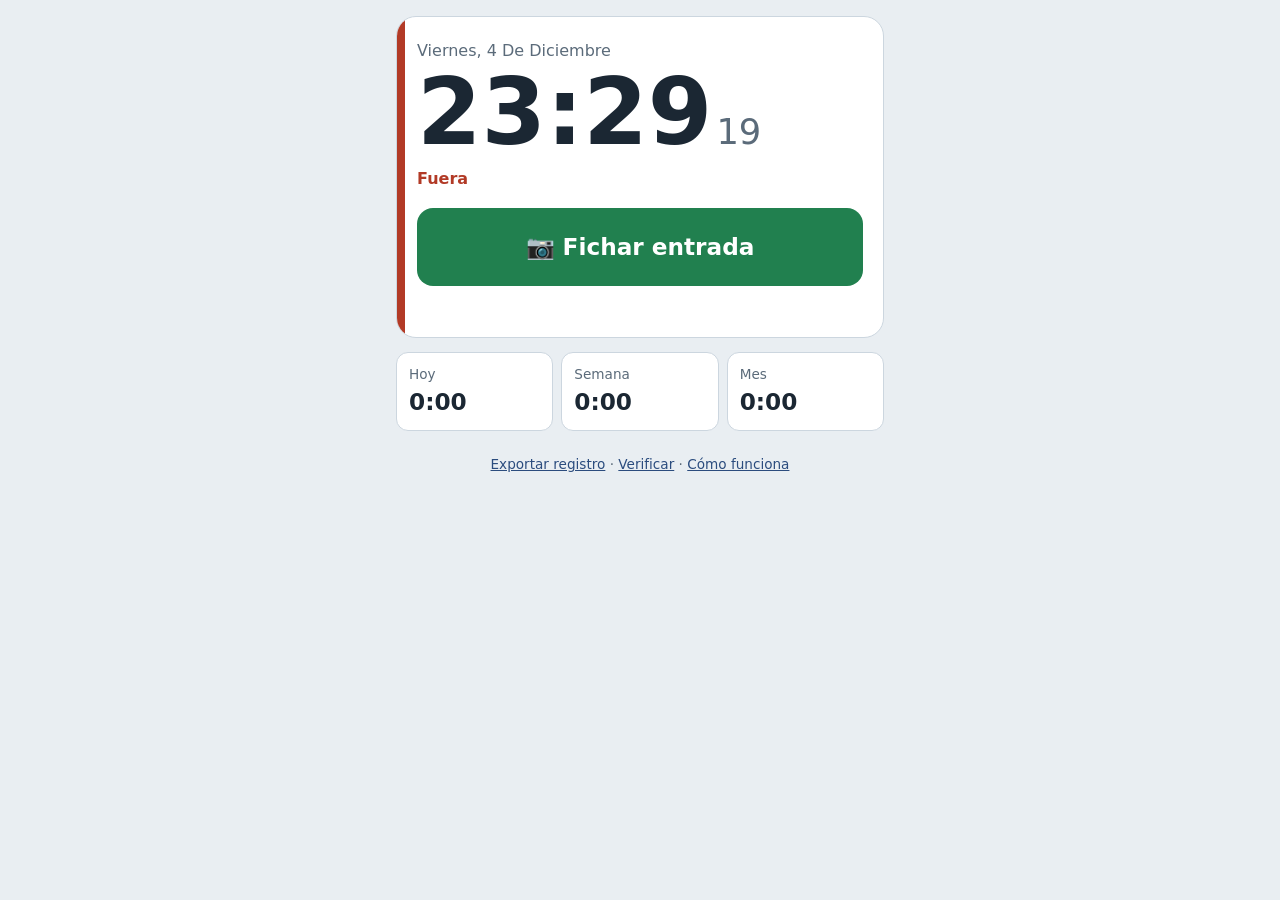
<file: index.html>
<!DOCTYPE html>
<!--
  index.html — Pantalla de «Mi fichaje».
  Fichaje con foto: cada entrada y salida es una foto hecha en el momento,
  con fecha, hora y ubicación GPS grabadas en la imagen y en sus metadatos.
  Lógica en app.js · Aspecto en styles.css · Metodología en README.md
-->
<html lang="es">
<head>
<meta charset="utf-8">
<meta name="viewport" content="width=device-width, initial-scale=1, viewport-fit=cover">
<meta name="apple-mobile-web-app-capable" content="yes">
<meta name="apple-mobile-web-app-title" content="Fichaje">
<meta name="theme-color" content="#2B4C7E">
<title>Mi fichaje</title>
<link rel="stylesheet" href="styles.css?v=3">
</head>
<body>
<main>
  <section class="card" id="card" aria-live="polite">
    <div class="date" id="date"></div>
    <div class="time" id="time">--:--</div>
    <div class="status" id="status"></div>
    <button id="punch" class="punch">📷 Fichar entrada</button>
    <div id="msg" class="msg"></div>
  </section>
  <input type="file" id="cam" accept="image/*" capture="environment">

  <div class="totals">
    <div class="tot"><span>Hoy</span><strong id="tToday">0:00</strong></div>
    <div class="tot"><span>Semana</span><strong id="tWeek">0:00</strong></div>
    <div class="tot"><span>Mes</span><strong id="tMonth">0:00</strong></div>
  </div>

  <div id="history"></div>

  <footer class="foot">
    <a href="#" id="export">Exportar registro</a> · <a href="verificar.html">Verificar</a> · <a href="https://github.com/marccbalaguerr/fichaje#readme">Cómo funciona</a>
  </footer>
</main>

<!-- Resultado tras hacer la foto -->
<div id="sheet" class="sheet" hidden>
  <div class="sheet-in">
    <img id="preview" alt="Foto del fichaje">
    <div id="sheetText" class="sheet-text"></div>
    <button id="saveBtn" class="punch">Guardar en Fotos</button>
    <button id="closeBtn" class="link">Hecho</button>
  </div>
</div>

<!-- Librería MIT para escribir metadatos EXIF (ver lib/piexif-LICENSE.txt) -->
<script src="lib/piexif.js?v=3"></script>
<script src="app.js?v=3"></script>
</body>
</html>
</file>
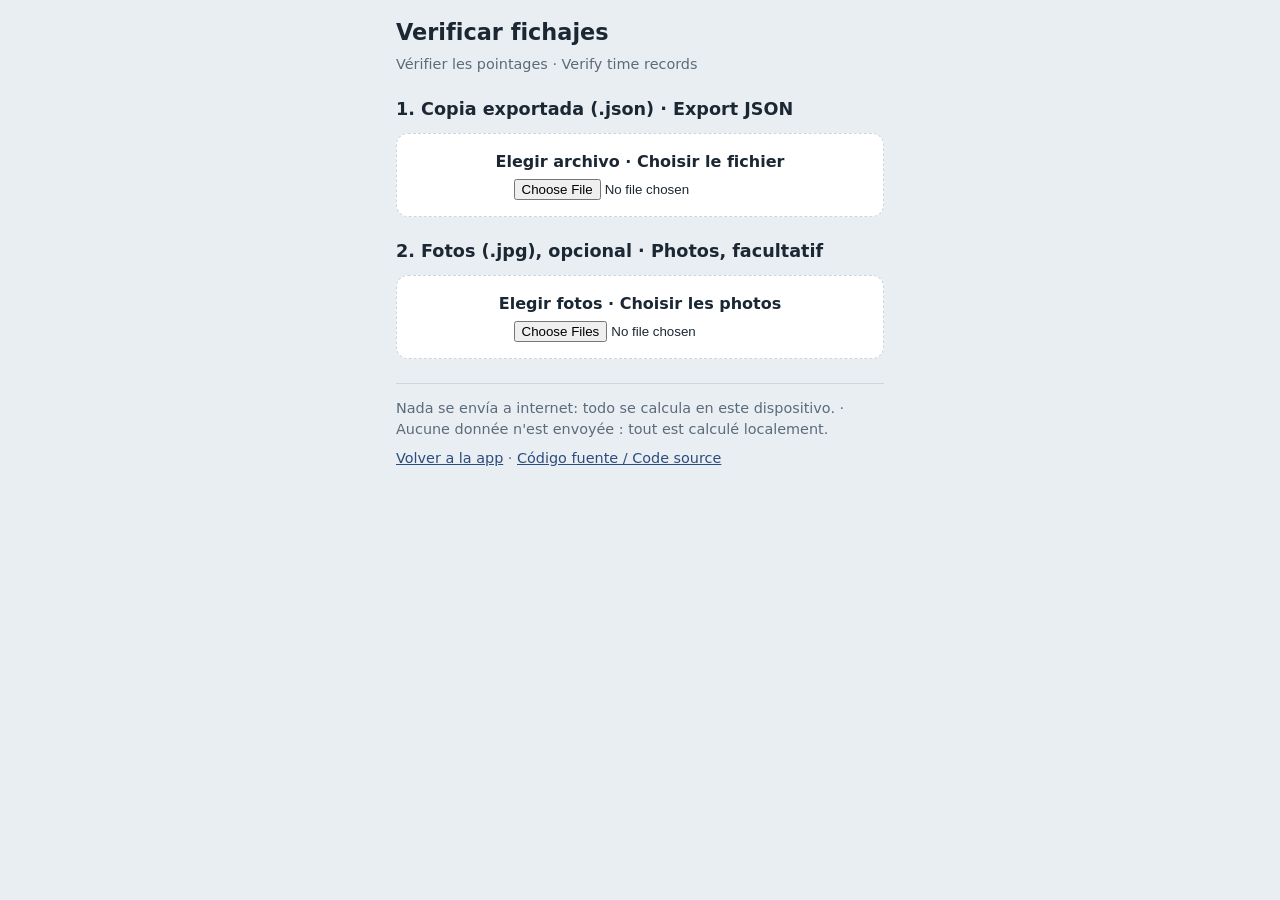
<file: verificar.html>
<!DOCTYPE html>
<!--
  verificar.html — Verificación independiente de una copia de «Mi fichaje».

  Permite a cualquier persona (perito, abogado, juzgado) comprobar, sin
  instalar nada y sin enviar datos a ningún servidor, que:
    1. La cadena de huellas SHA-256 de un archivo exportado (.json) es íntegra:
       ningún registro ha sido modificado, eliminado o reordenado.
    2. Las fotos aportadas (.jpg) coinciden byte a byte con las registradas.

  Todo el cálculo se hace en el navegador con la API estándar Web Crypto.
  El algoritmo es idéntico al de app.js (función canonical()).

  Vérification indépendante (FR) : ce fichier permet de contrôler l'intégrité
  d'un export JSON et des photos associées. Voir METHODOLOGIE_FR.md.
-->
<html lang="es">
<head>
<meta charset="utf-8">
<meta name="viewport" content="width=device-width, initial-scale=1, viewport-fit=cover">
<title>Verificar fichajes · Vérifier les pointages</title>
<link rel="stylesheet" href="styles.css?v=3">
<style>
  .drop{display:block;margin-top:10px;padding:16px;border:1px dashed var(--line);border-radius:12px;background:var(--card);text-align:center;font-weight:600;cursor:pointer}
  table{width:100%;border-collapse:collapse;font-size:.85rem;background:var(--card)}
  th,td{border-bottom:1px solid var(--line);padding:6px 8px;text-align:left;vertical-align:top;font-variant-numeric:tabular-nums}
  .scroll{overflow-x:auto;border:1px solid var(--line);border-radius:12px;margin-top:10px}
  .ok{color:var(--in);font-weight:700} .ko{color:var(--out);font-weight:700}
  input[type=file]{position:static;width:auto;height:auto;opacity:1;pointer-events:auto;margin-top:6px}
</style>
</head>
<body>
<main>
  <h1>Verificar fichajes</h1>
  <p class="help" style="border:0;padding:0;margin-top:6px">Vérifier les pointages · Verify time records</p>

  <h2>1. Copia exportada (.json) · Export JSON</h2>
  <label class="drop">Elegir archivo · Choisir le fichier<br><input type="file" id="json" accept=".json,application/json"></label>

  <h2>2. Fotos (.jpg), opcional · Photos, facultatif</h2>
  <label class="drop">Elegir fotos · Choisir les photos<br><input type="file" id="fotos" accept="image/jpeg" multiple></label>

  <div id="out" class="chain"></div>
  <div id="tabla"></div>

  <div class="help">
    <p>Nada se envía a internet: todo se calcula en este dispositivo. · Aucune donnée n'est envoyée : tout est calculé localement.</p>
    <p><a href="./">Volver a la app</a> · <a href="https://github.com/marccbalaguerr/fichaje">Código fuente / Code source</a></p>
  </div>
</main>
<script>
(function () {
  "use strict";
  var data = null, fotos = [];

  /* Misma definición que app.js: NO modificar. */
  function canonical(r) {
    return JSON.stringify([r.id, r.tipo, r.epoch, r.fechaLocal, r.zona, r.lat, r.lon,
      r.precision, r.gpsEpoch, r.nota, r.dispositivo, r.fotoHash || "", r.prevHash]);
  }
  function sha256(d) {
    var buf = typeof d === "string" ? new TextEncoder().encode(d) : d;
    return crypto.subtle.digest("SHA-256", buf).then(function (h) {
      return Array.prototype.map.call(new Uint8Array(h), function (b) { return b.toString(16).padStart(2, "0"); }).join("");
    });
  }
  function esc(s) { var d = document.createElement("div"); d.textContent = s == null ? "" : String(s); return d.innerHTML; }

  document.getElementById("json").onchange = function (e) {
    var f = e.target.files[0]; if (!f) return;
    f.text().then(function (t) {
      try { data = JSON.parse(t); } catch (err) { data = null; show("El archivo no es un JSON válido · Fichier JSON invalide", false); return; }
      run();
    });
  };
  document.getElementById("fotos").onchange = function (e) {
    fotos = Array.prototype.slice.call(e.target.files);
    if (data) run();
  };

  function show(t, ok) { var o = document.getElementById("out"); o.textContent = t; o.className = "chain " + (ok ? "ok" : "bad"); }

  function run() {
    var regs = (data && data.registros) || [];
    if (!regs.length) { show("La copia no contiene registros · Aucun enregistrement", false); return; }

    // Huellas de las fotos aportadas
    var fotoHashes = {};
    var p = Promise.all(fotos.map(function (f) {
      return f.arrayBuffer().then(sha256).then(function (h) { fotoHashes[h] = f.name; });
    }));

    var rows = [], prev = "inicio", malos = 0;
    p.then(function () {
      var q = Promise.resolve();
      regs.forEach(function (r, i) {
        q = q.then(function () { return sha256(canonical(r)); }).then(function (h) {
          var okHash = h === r.hash, okPrev = r.prevHash === prev;
          if (!okHash || !okPrev) malos++;
          prev = r.hash;
          var foto = r.fotoHash ? (fotoHashes[r.fotoHash] ? '<span class="ok">✔ ' + esc(fotoHashes[r.fotoHash]) + '</span>' : (fotos.length ? '<span class="ko">no aportada / non fournie</span>' : "—")) : "";
          rows.push("<tr><td>" + (i + 1) + "</td><td>" + esc(r.tipo) + "</td><td>" + esc(r.fechaLocal) + "</td><td>" +
            (r.lat != null ? esc(r.lat + ", " + r.lon) + " ±" + esc(r.precision) + " m" : "—") + "</td><td>" + esc(r.nota) + "</td><td>" +
            (okHash && okPrev ? '<span class="ok">✔</span>' : '<span class="ko">✘ ' + (!okHash ? "contenido alterado / contenu modifié" : "cadena rota / chaîne rompue") + "</span>") +
            "</td><td>" + foto + "</td></tr>");
        });
      });
      return q;
    }).then(function () {
      var finalOk = !data.ultimaHuella || data.ultimaHuella === prev;
      if (!malos && finalOk) show("✔ " + regs.length + " registros íntegros y en orden · enregistrements intègres. Última huella / dernière empreinte: " + prev, true);
      else show("✘ " + malos + " registro(s) no válidos · enregistrement(s) non valides" + (finalOk ? "" : " · la última huella no coincide / dernière empreinte différente"), false);
      document.getElementById("tabla").innerHTML = '<div class="scroll"><table><thead><tr><th>#</th><th>Tipo / Type</th><th>Fecha y hora / Date et heure</th><th>GPS</th><th>Nota / Note</th><th>Integridad / Intégrité</th><th>Foto / Photo</th></tr></thead><tbody>' + rows.join("") + "</tbody></table></div>";
    });
  }
})();
</script>
</body>
</html>
</file>
<file: styles.css>
/*
 * styles.css — Aspecto visual de «Mi fichaje».
 * Solo afecta a la presentación; no interviene en el registro de datos.
 * Los colores se adaptan al modo claro u oscuro del móvil.
 */
:root{
  --bg:#E9EEF2; --card:#FFFFFF; --ink:#1B2733; --muted:#5B6B7A; --line:#CCD6DF;
  --blue:#2B4C7E; --in:#21804F; --out:#B23A26; --warn:#9A6A00; --soft:#F3F6F9;
  color-scheme:light; box-sizing:border-box;
  padding-top:env(safe-area-inset-top,0px); padding-bottom:env(safe-area-inset-bottom,0px);
}
@media (prefers-color-scheme:dark){:root{
  --bg:#0F161D; --card:#18222C; --ink:#E4EAF0; --muted:#93A3B3; --line:#2C3A47;
  --blue:#7FA6DE; --in:#4CC489; --out:#F07A63; --warn:#E3B341; --soft:#1F2B37; color-scheme:dark;}}
*,*::before,*::after{box-sizing:inherit}
body{margin:0;background:var(--bg);color:var(--ink);font-family:-apple-system,system-ui,"Segoe UI",Roboto,sans-serif;font-size:16px;line-height:1.45}
main{max-width:520px;margin:0 auto;padding:16px 16px 40px}
a{color:var(--blue)}
.card{background:var(--card);border:1px solid var(--line);border-radius:20px;padding:22px 20px;position:relative;overflow:hidden}
.card::before{content:"";position:absolute;left:0;top:0;bottom:0;width:8px;background:var(--state,var(--line))}
.date{color:var(--muted);text-transform:capitalize}
.time{font-weight:700;font-size:clamp(3.8rem,21vw,5.8rem);line-height:1;font-variant-numeric:tabular-nums;margin:4px 0 8px}
.time small{font-size:.38em;color:var(--muted);font-weight:500;margin-left:4px}
.status b{color:var(--state,var(--ink))}
.punch{display:block;width:100%;margin-top:18px;padding:22px;border:0;border-radius:16px;font:inherit;font-size:1.45rem;font-weight:700;color:#fff;background:var(--in);cursor:pointer;touch-action:manipulation}
.punch.out{background:var(--out)}
.punch:disabled{opacity:.6}
button:focus-visible,a:focus-visible{outline:3px solid var(--blue);outline-offset:2px}
.msg{min-height:1.3em;margin-top:10px;font-size:.92rem;color:var(--muted)}
.msg.err{color:var(--out)}
.totals{display:grid;grid-template-columns:repeat(3,1fr);gap:8px;margin:14px 0}
.tot{background:var(--card);border:1px solid var(--line);border-radius:12px;padding:12px}
.tot span{display:block;color:var(--muted);font-size:.85rem}
.tot strong{font-size:1.45rem;font-variant-numeric:tabular-nums}
.day{background:var(--card);border:1px solid var(--line);border-radius:12px;margin-bottom:10px;overflow:hidden}
.dayhead{display:flex;justify-content:space-between;padding:10px 14px;background:var(--soft);font-weight:600;text-transform:capitalize}
.dayhead em{font-style:normal;color:var(--blue);font-variant-numeric:tabular-nums}
.rec{display:flex;gap:12px;align-items:center;padding:10px 14px;border-top:1px solid var(--line)}
.rec img{width:56px;height:56px;object-fit:cover;border-radius:8px;border:1px solid var(--line);flex:none;background:var(--soft)}
.rec .t{font-size:1.1rem;font-weight:700;font-variant-numeric:tabular-nums}
.k{font-weight:700} .k.in{color:var(--in)} .k.out{color:var(--out)}
.meta{font-size:.83rem;color:var(--muted)} .bad{color:var(--warn)}
.foot{margin-top:24px;text-align:center;font-size:.85rem;color:var(--muted)}
.sheet{position:fixed;inset:0;background:rgba(0,0,0,.6);display:flex;align-items:flex-end;justify-content:center;z-index:20;padding:12px 12px calc(12px + env(safe-area-inset-bottom,0px))}
.sheet[hidden]{display:none}
.sheet-in{background:var(--card);border-radius:20px;padding:16px;width:100%;max-width:520px;max-height:100%;overflow:auto}
.sheet-in img{display:block;width:100%;max-height:52vh;object-fit:contain;border-radius:12px;background:#000}
.sheet-text{margin-top:12px;font-size:.95rem}
.sheet .punch{margin-top:14px;background:var(--blue)}
.link{display:block;width:100%;margin-top:6px;padding:14px;border:0;background:none;color:var(--muted);font:inherit;font-weight:600}
input[type=file]{position:absolute;width:1px;height:1px;opacity:0;pointer-events:none}
/* Usado por verificar.html */
h1,h2{margin:0;font-weight:700} h1{font-size:1.4rem} h2{font-size:1.1rem;margin:22px 0 8px}
.chain{margin-top:14px;font-size:.92rem;color:var(--muted)} .chain.ok{color:var(--in)} .chain.bad{color:var(--out)}
.help{font-size:.9rem;color:var(--muted);margin-top:24px;border-top:1px solid var(--line);padding-top:14px} .help p{margin:0 0 8px}
</file>
